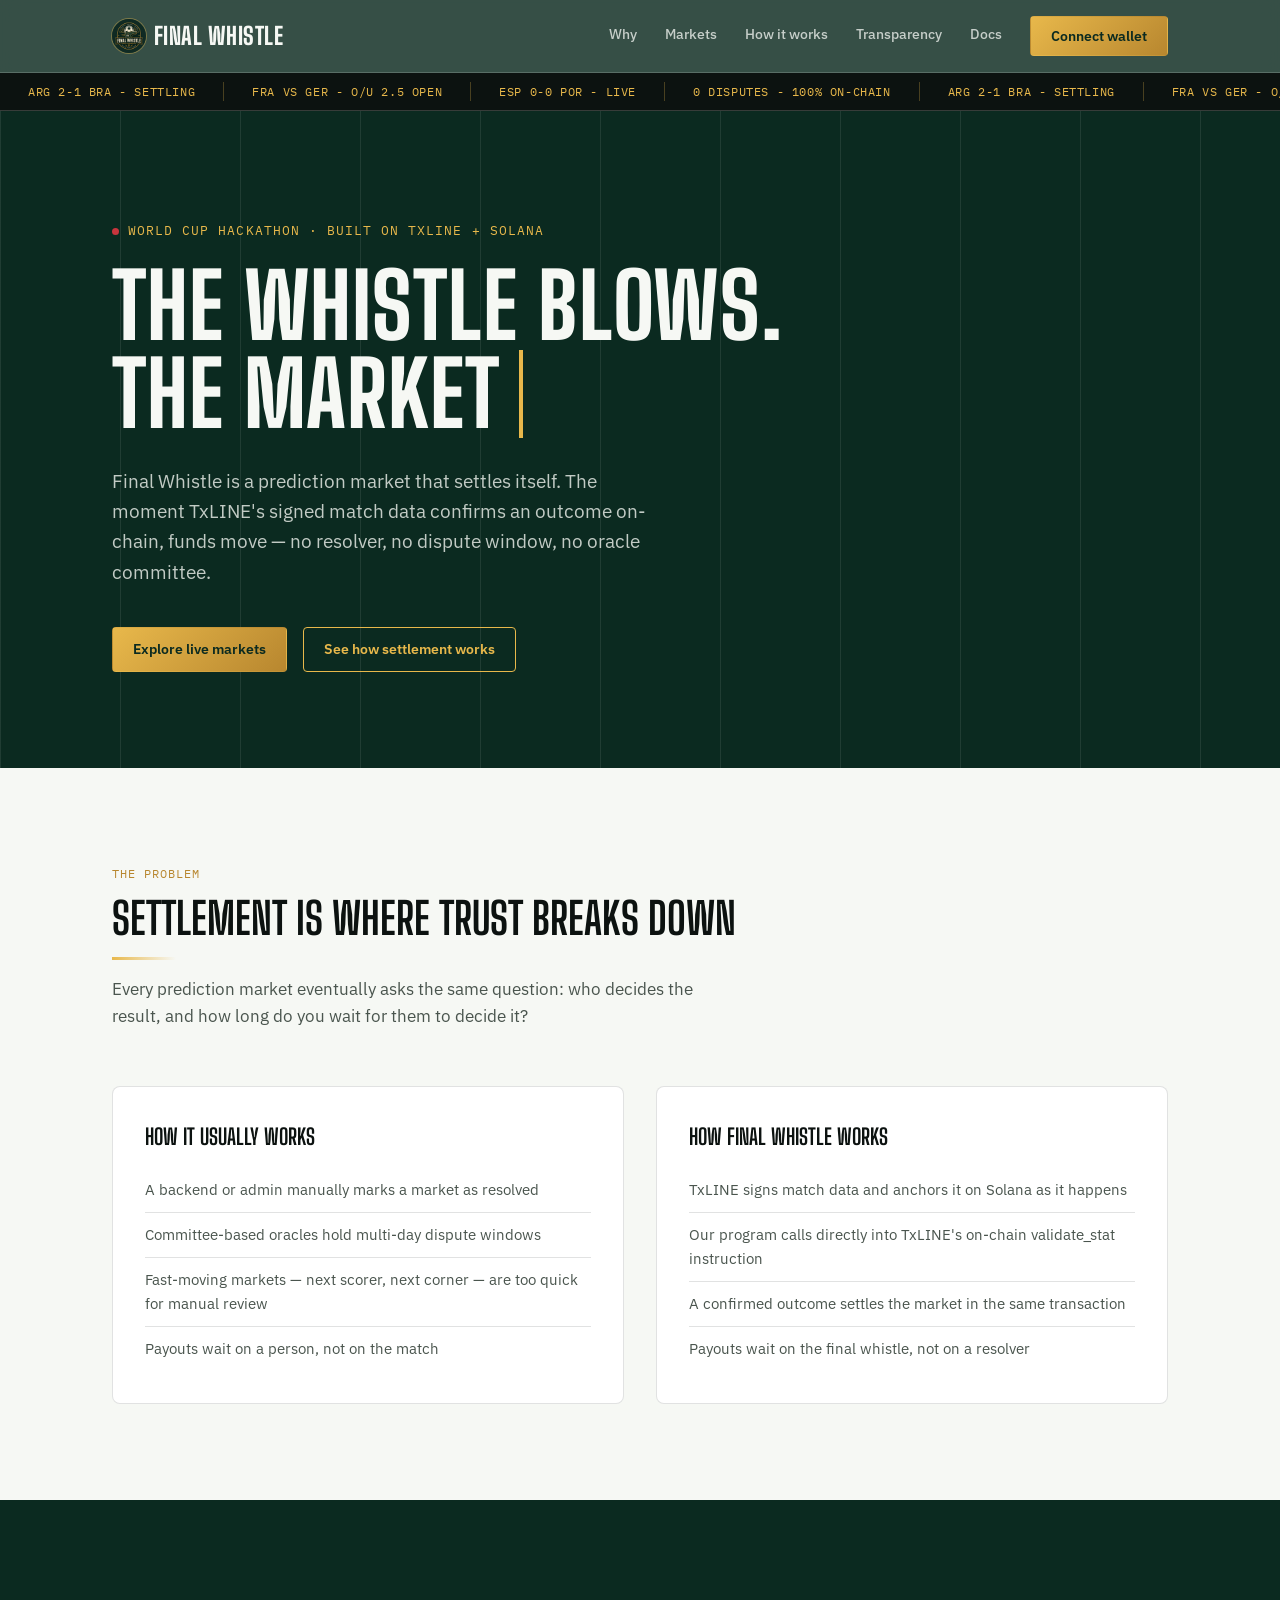
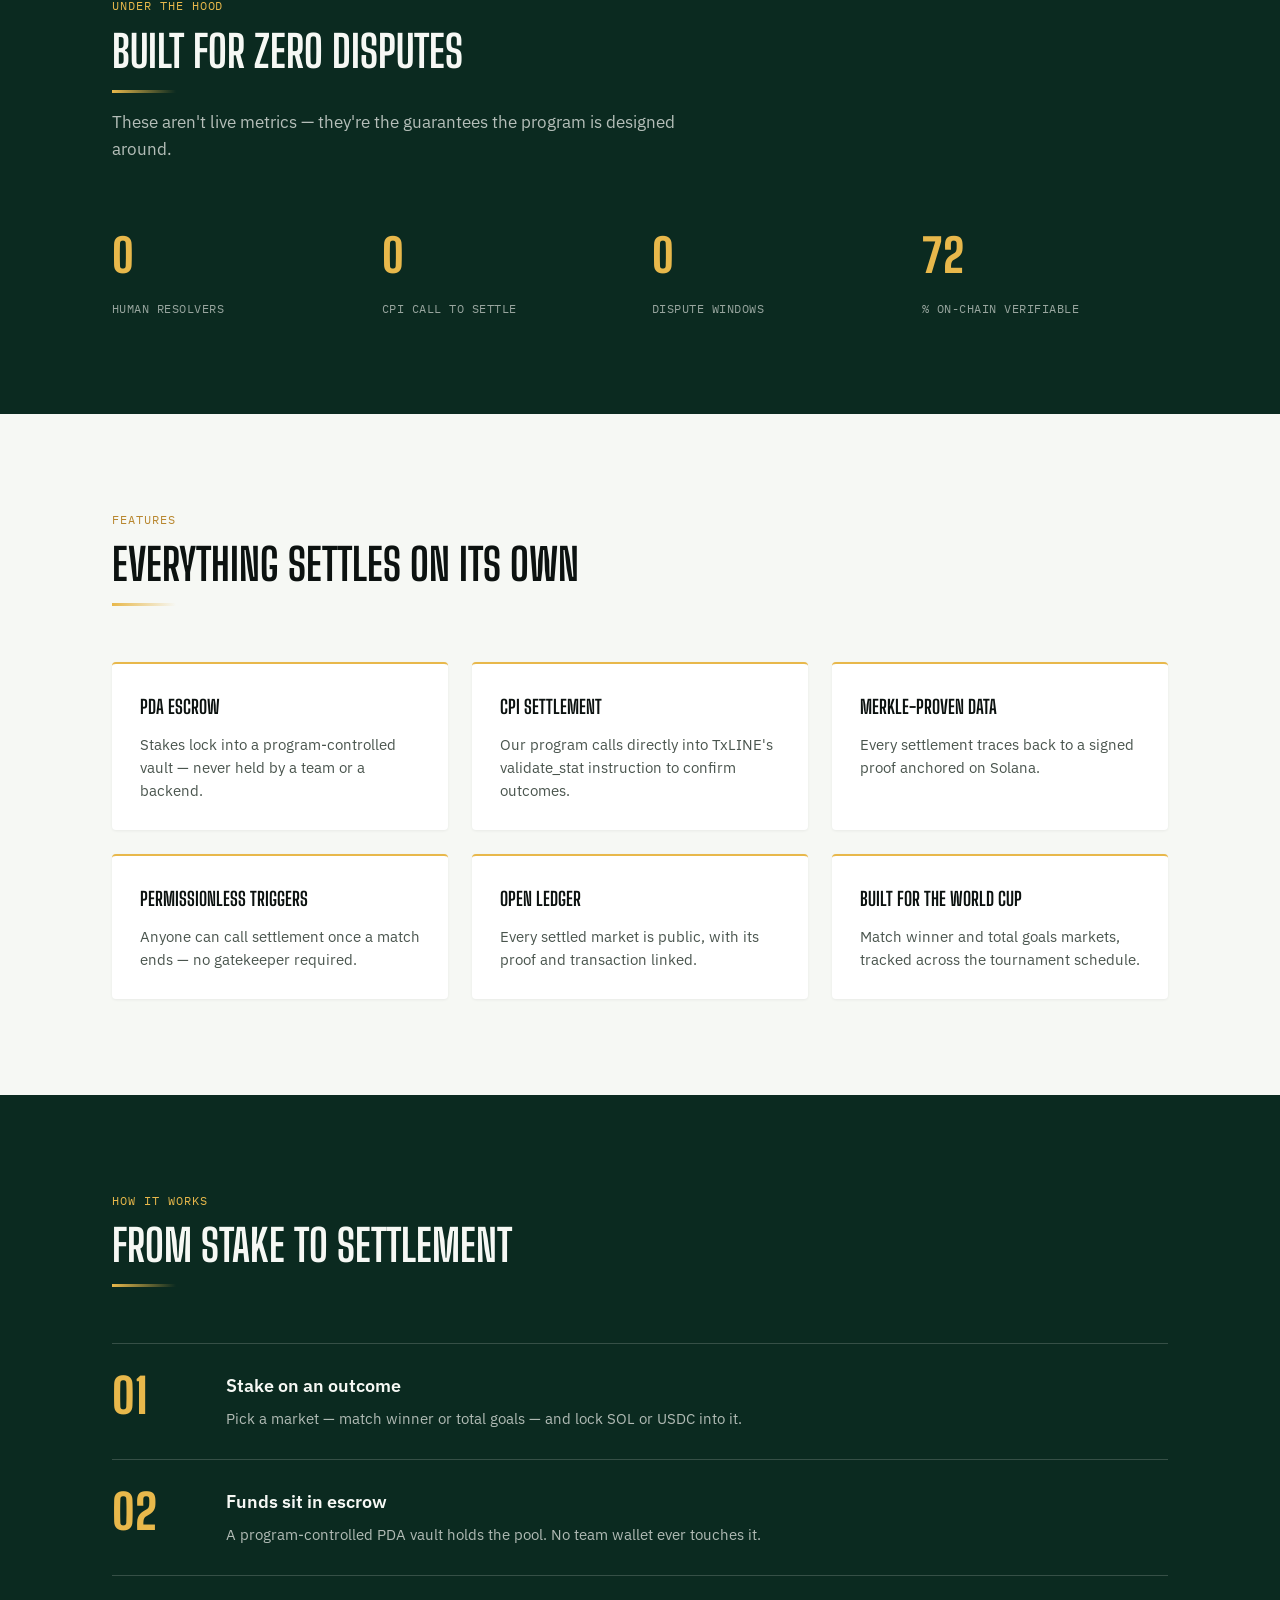
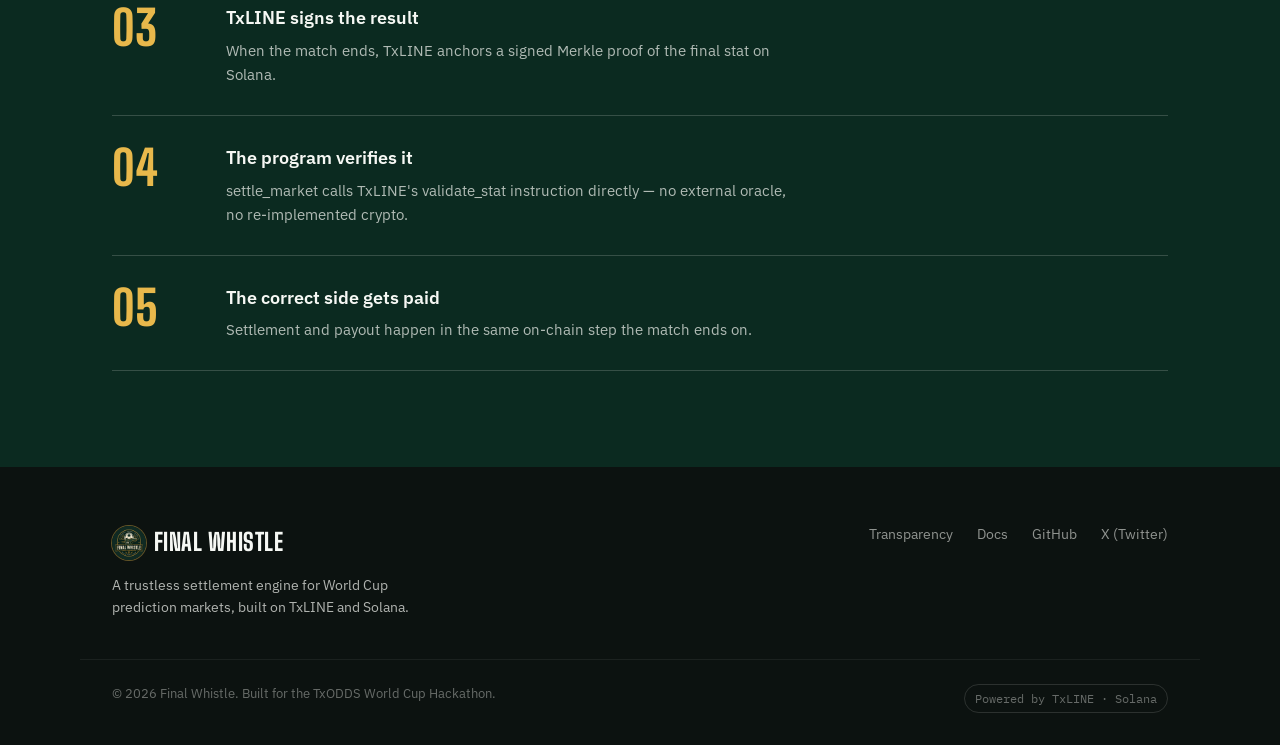
<file: website/index.html>
<!DOCTYPE html>
<html lang="en">
<head>
<meta charset="UTF-8">
<meta name="viewport" content="width=device-width, initial-scale=1.0">
<title>Final Whistle — Trustless World Cup settlement on Solana</title>
<meta name="description" content="A prediction market that settles itself the moment TxLINE confirms a match outcome on-chain — no resolver, no dispute window.">
<link rel="icon" type="image/png" sizes="32x32" href="favicon-32.png">
<link rel="icon" type="image/png" sizes="64x64" href="favicon-64.png">
<link rel="apple-touch-icon" href="apple-touch-icon.png">
<link rel="stylesheet" href="style.css">
</head>
<body>

<nav class="nav">
  <div class="container">
    <a href="index.html" class="wordmark"><img src="logo-nav.png" alt="Final Whistle" class="logo-img">Final Whistle</a>
    <div class="nav-links">
      <a href="#problem">Why</a>
      <a href="markets.html">Markets</a>
      <a href="#how">How it works</a>
      <a href="transparency.html">Transparency</a>
      <a href="docs.md">Docs</a>
      <button class="btn solid" id="connectWalletBtn">Connect wallet</button>
    </div>
  </div>
</nav>

<div class="ticker" aria-hidden="true">
  <div class="ticker-track">
    <span>ARG 2-1 BRA - SETTLING</span>
    <span>FRA VS GER - O/U 2.5 OPEN</span>
    <span>ESP 0-0 POR - LIVE</span>
    <span>0 DISPUTES - 100% ON-CHAIN</span>
    <span>ARG 2-1 BRA - SETTLING</span>
    <span>FRA VS GER - O/U 2.5 OPEN</span>
    <span>ESP 0-0 POR - LIVE</span>
    <span>0 DISPUTES - 100% ON-CHAIN</span>
    <span>ARG 2-1 BRA - SETTLING</span>
    <span>FRA VS GER - O/U 2.5 OPEN</span>
    <span>ESP 0-0 POR - LIVE</span>
    <span>0 DISPUTES - 100% ON-CHAIN</span>
    <span>ARG 2-1 BRA - SETTLING</span>
    <span>FRA VS GER - O/U 2.5 OPEN</span>
    <span>ESP 0-0 POR - LIVE</span>
    <span>0 DISPUTES - 100% ON-CHAIN</span>
    <span>ARG 2-1 BRA - SETTLING</span>
    <span>FRA VS GER - O/U 2.5 OPEN</span>
    <span>ESP 0-0 POR - LIVE</span>
    <span>0 DISPUTES - 100% ON-CHAIN</span>
    <span>ARG 2-1 BRA - SETTLING</span>
    <span>FRA VS GER - O/U 2.5 OPEN</span>
    <span>ESP 0-0 POR - LIVE</span>
    <span>0 DISPUTES - 100% ON-CHAIN</span>
  </div>
</div>

<section class="hero">
  <div class="sweep" aria-hidden="true"></div>
  <div class="container">
    <div class="eyebrow"><span class="live-dot" aria-hidden="true"></span>World Cup Hackathon · Built on TxLINE + Solana</div>
    <h1>The whistle blows.<br>The market <span class="type">settles.</span></h1>
    <p class="lead">Final Whistle is a prediction market that settles itself. The moment TxLINE's signed match data confirms an outcome on-chain, funds move — no resolver, no dispute window, no oracle committee.</p>
    <div class="cta-row">
      <a href="markets.html" class="btn solid">Explore live markets</a>
      <a href="#how" class="btn">See how settlement works</a>
    </div>
  </div>
</section>

<section id="problem">
  <div class="container">
    <div class="eyebrow-sm">The problem</div>
    <h2>Settlement is where trust breaks down</h2>
    <p class="lede">Every prediction market eventually asks the same question: who decides the result, and how long do you wait for them to decide it?</p>
    <div class="split">
      <div class="card">
        <h3>How it usually works</h3>
        <ul>
          <li>A backend or admin manually marks a market as resolved</li>
          <li>Committee-based oracles hold multi-day dispute windows</li>
          <li>Fast-moving markets — next scorer, next corner — are too quick for manual review</li>
          <li>Payouts wait on a person, not on the match</li>
        </ul>
      </div>
      <div class="card">
        <h3>How Final Whistle works</h3>
        <ul>
          <li>TxLINE signs match data and anchors it on Solana as it happens</li>
          <li>Our program calls directly into TxLINE's on-chain validate_stat instruction</li>
          <li>A confirmed outcome settles the market in the same transaction</li>
          <li>Payouts wait on the final whistle, not on a resolver</li>
        </ul>
      </div>
    </div>
  </div>
</section>

<section class="section-dark">
  <div class="container">
    <div class="eyebrow-sm">Under the hood</div>
    <h2>Built for zero disputes</h2>
    <p class="lede">These aren't live metrics — they're the guarantees the program is designed around.</p>
    <div class="stat-strip">
      <div class="stat"><div class="num">0</div><div class="label">Human resolvers</div></div>
      <div class="stat"><div class="num">1</div><div class="label">CPI call to settle</div></div>
      <div class="stat"><div class="num">0</div><div class="label">Dispute windows</div></div>
      <div class="stat"><div class="num">100</div><div class="label">% on-chain verifiable</div></div>
    </div>
  </div>
</section>

<section>
  <div class="container">
    <div class="eyebrow-sm">Features</div>
    <h2>Everything settles on its own</h2>
    <div class="feature-grid">
      <div class="feature"><h3>PDA escrow</h3><p>Stakes lock into a program-controlled vault — never held by a team or a backend.</p></div>
      <div class="feature"><h3>CPI settlement</h3><p>Our program calls directly into TxLINE's validate_stat instruction to confirm outcomes.</p></div>
      <div class="feature"><h3>Merkle-proven data</h3><p>Every settlement traces back to a signed proof anchored on Solana.</p></div>
      <div class="feature"><h3>Permissionless triggers</h3><p>Anyone can call settlement once a match ends — no gatekeeper required.</p></div>
      <div class="feature"><h3>Open ledger</h3><p>Every settled market is public, with its proof and transaction linked.</p></div>
      <div class="feature"><h3>Built for the World Cup</h3><p>Match winner and total goals markets, tracked across the tournament schedule.</p></div>
    </div>
  </div>
</section>

<section id="how" class="section-dark">
  <div class="container">
    <div class="eyebrow-sm">How it works</div>
    <h2>From stake to settlement</h2>
    <div class="steps">
      <div class="step"><div class="num">01</div><div><h4>Stake on an outcome</h4><p>Pick a market — match winner or total goals — and lock SOL or USDC into it.</p></div></div>
      <div class="step"><div class="num">02</div><div><h4>Funds sit in escrow</h4><p>A program-controlled PDA vault holds the pool. No team wallet ever touches it.</p></div></div>
      <div class="step"><div class="num">03</div><div><h4>TxLINE signs the result</h4><p>When the match ends, TxLINE anchors a signed Merkle proof of the final stat on Solana.</p></div></div>
      <div class="step"><div class="num">04</div><div><h4>The program verifies it</h4><p>settle_market calls TxLINE's validate_stat instruction directly — no external oracle, no re-implemented crypto.</p></div></div>
      <div class="step"><div class="num">05</div><div><h4>The correct side gets paid</h4><p>Settlement and payout happen in the same on-chain step the match ends on.</p></div></div>
    </div>
  </div>
</section>

<footer>
  <div class="container">
    <div>
      <div class="wordmark" style="color:#F6F8F4"><img src="logo-nav.png" alt="Final Whistle" class="logo-img">Final Whistle</div>
      <p style="margin-top:12px; font-size:14px; max-width:320px;">A trustless settlement engine for World Cup prediction markets, built on TxLINE and Solana.</p>
    </div>
    <div class="footer-links">
      <a href="transparency.html">Transparency</a>
      <a href="docs.md">Docs</a>
      <a href="https://github.com/Aryan6728/final-whistle" target="_blank" rel="noopener">GitHub</a>
      <!-- TODO: replace # with the project's X (Twitter) handle link -->
      <a href="#" target="_blank" rel="noopener">X (Twitter)</a>
    </div>
  </div>
  <div class="container footer-bottom">
    <span>© 2026 Final Whistle. Built for the TxODDS World Cup Hackathon.</span>
    <span class="badge">Powered by TxLINE · Solana</span>
  </div>
</footer>

<script src="script.js"></script>
</body>
</html>
</file>
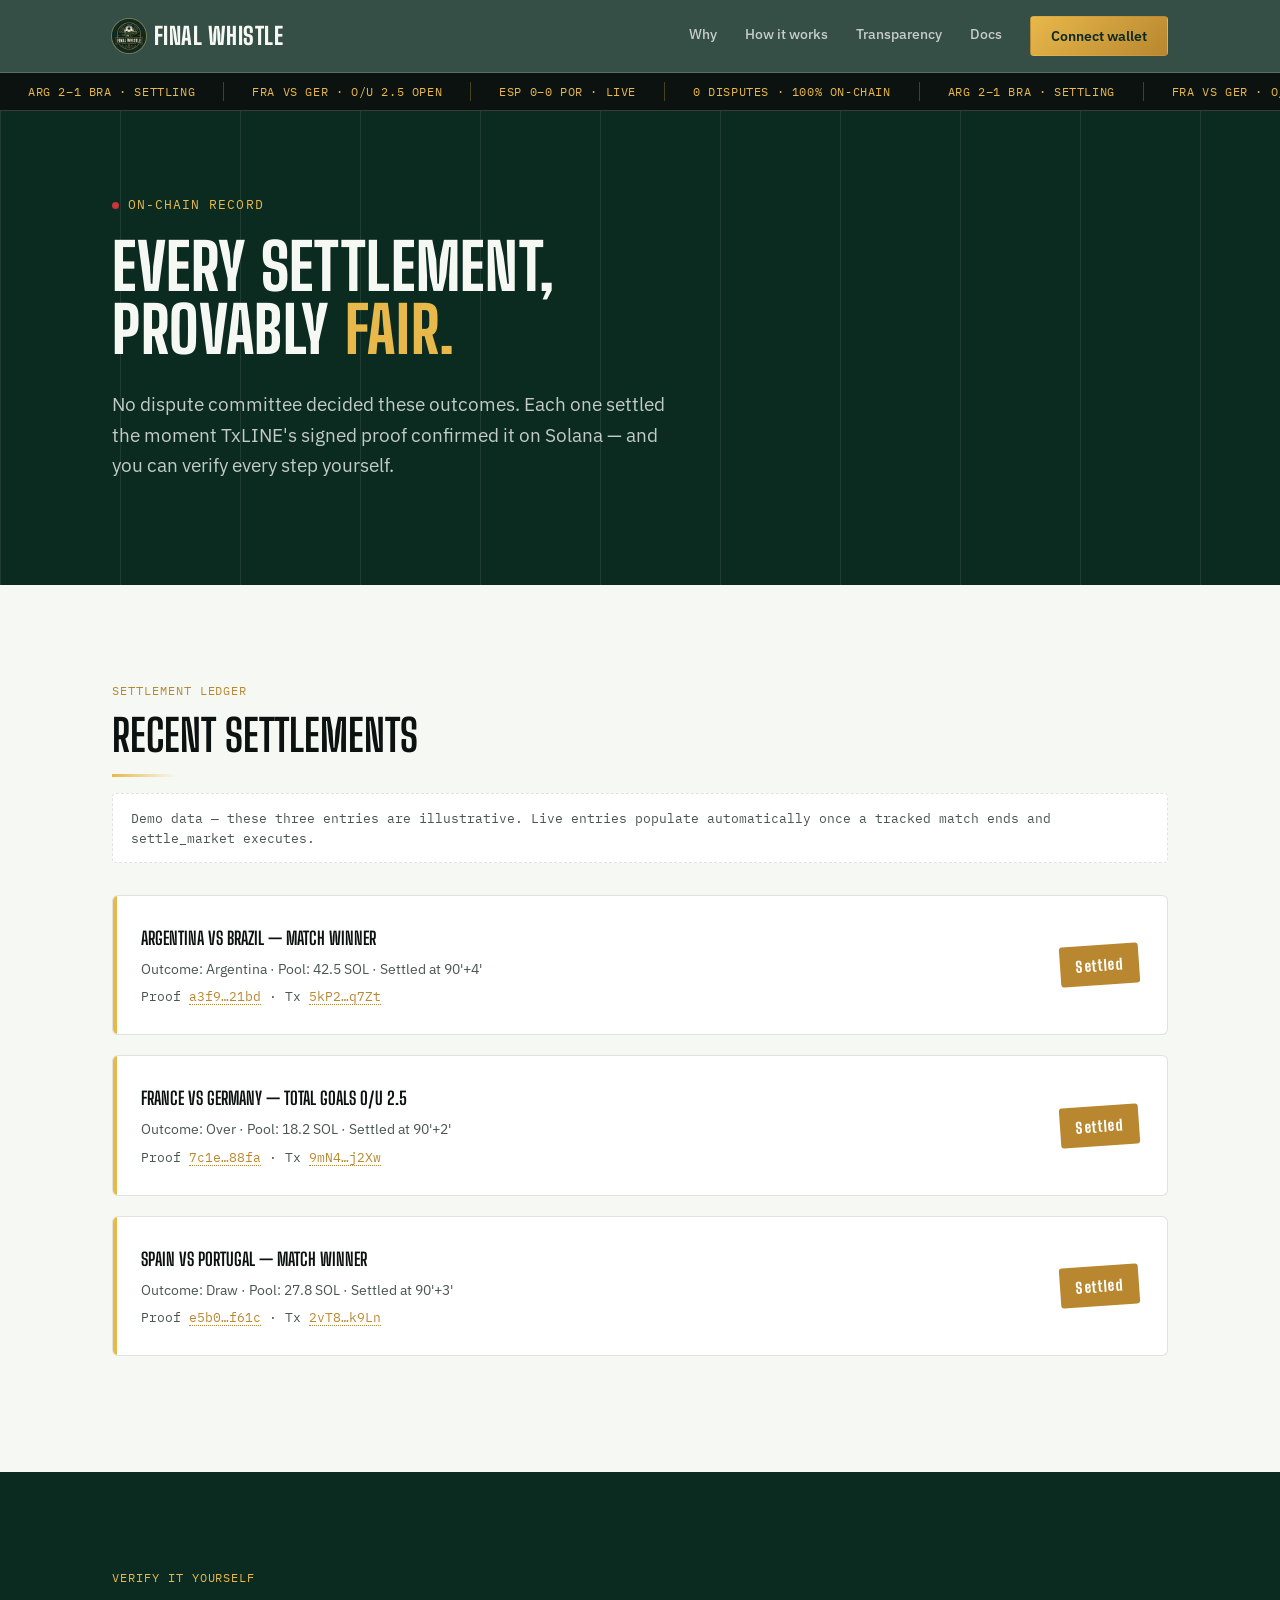
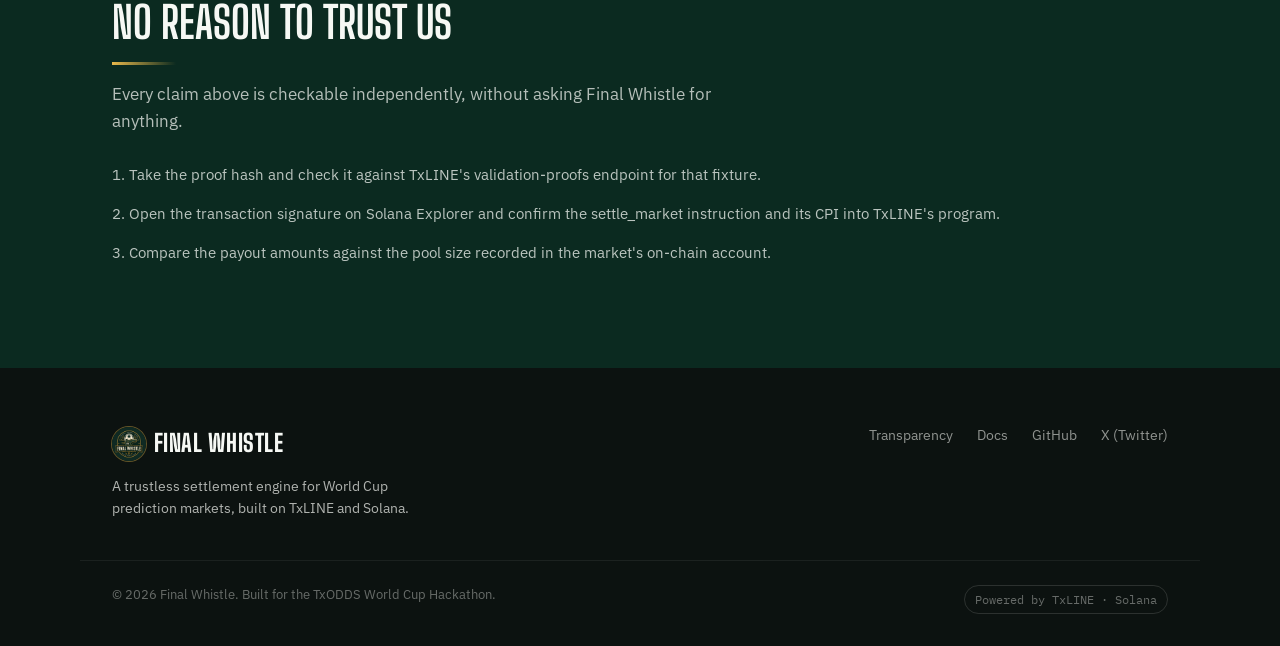
<file: website/transparency.html>
<!DOCTYPE html>
<html lang="en">
<head>
<meta charset="UTF-8">
<meta name="viewport" content="width=device-width, initial-scale=1.0">
<title>Transparency — Final Whistle</title>
<meta name="description" content="Every settlement Final Whistle makes, with its TxLINE proof and Solana transaction, verifiable independently.">
<link rel="icon" type="image/png" sizes="32x32" href="favicon-32.png">
<link rel="icon" type="image/png" sizes="64x64" href="favicon-64.png">
<link rel="apple-touch-icon" href="apple-touch-icon.png">
<link rel="stylesheet" href="style.css">
</head>
<body>

<nav class="nav">
  <div class="container">
    <a href="index.html" class="wordmark"><img src="logo-nav.png" alt="Final Whistle" class="logo-img">Final Whistle</a>
    <div class="nav-links">
      <a href="index.html#problem">Why</a>
      <a href="index.html#how">How it works</a>
      <a href="transparency.html">Transparency</a>
      <a href="docs.md">Docs</a>
      <button class="btn solid">Connect wallet</button>
    </div>
  </div>
</nav>

<div class="ticker" aria-hidden="true">
  <div class="ticker-track">
    <span>ARG 2–1 BRA · SETTLING</span>
    <span>FRA vs GER · O/U 2.5 OPEN</span>
    <span>ESP 0–0 POR · LIVE</span>
    <span>0 DISPUTES · 100% ON-CHAIN</span>
    <span>ARG 2–1 BRA · SETTLING</span>
    <span>FRA vs GER · O/U 2.5 OPEN</span>
    <span>ESP 0–0 POR · LIVE</span>
    <span>0 DISPUTES · 100% ON-CHAIN</span>
  </div>
</div>

<section class="hero" style="padding: 84px 0 64px;">
  <div class="sweep" aria-hidden="true"></div>
  <div class="container">
    <div class="eyebrow"><span class="live-dot" aria-hidden="true"></span>On-chain record</div>
    <h1 style="font-size: clamp(38px,5.5vw,64px);">Every settlement,<br>provably <span>fair.</span></h1>
    <p class="lead">No dispute committee decided these outcomes. Each one settled the moment TxLINE's signed proof confirmed it on Solana — and you can verify every step yourself.</p>
  </div>
</section>

<section>
  <div class="container">
    <div class="eyebrow-sm">Settlement ledger</div>
    <h2>Recent settlements</h2>
    <div class="demo-note">Demo data — these three entries are illustrative. Live entries populate automatically once a tracked match ends and settle_market executes.</div>

    <div class="receipt">
      <div class="receipt-meta">
        <div class="receipt-match">Argentina vs Brazil — Match winner</div>
        <div class="receipt-detail">Outcome: Argentina · Pool: 42.5 SOL · Settled at 90'+4'</div>
        <div class="receipt-hash">Proof <a href="#">a3f9…21bd</a> · Tx <a href="#">5kP2…q7Zt</a></div>
      </div>
      <div class="stamp">Settled</div>
    </div>

    <div class="receipt">
      <div class="receipt-meta">
        <div class="receipt-match">France vs Germany — Total goals O/U 2.5</div>
        <div class="receipt-detail">Outcome: Over · Pool: 18.2 SOL · Settled at 90'+2'</div>
        <div class="receipt-hash">Proof <a href="#">7c1e…88fa</a> · Tx <a href="#">9mN4…j2Xw</a></div>
      </div>
      <div class="stamp">Settled</div>
    </div>

    <div class="receipt">
      <div class="receipt-meta">
        <div class="receipt-match">Spain vs Portugal — Match winner</div>
        <div class="receipt-detail">Outcome: Draw · Pool: 27.8 SOL · Settled at 90'+3'</div>
        <div class="receipt-hash">Proof <a href="#">e5b0…f61c</a> · Tx <a href="#">2vT8…k9Ln</a></div>
      </div>
      <div class="stamp">Settled</div>
    </div>
  </div>
</section>

<section class="section-dark">
  <div class="container">
    <div class="eyebrow-sm">Verify it yourself</div>
    <h2>No reason to trust us</h2>
    <p class="lede">Every claim above is checkable independently, without asking Final Whistle for anything.</p>
    <ol class="verify-steps" style="color: rgba(246,248,244,0.75);">
      <li>1. Take the proof hash and check it against TxLINE's validation-proofs endpoint for that fixture.</li>
      <li>2. Open the transaction signature on Solana Explorer and confirm the settle_market instruction and its CPI into TxLINE's program.</li>
      <li>3. Compare the payout amounts against the pool size recorded in the market's on-chain account.</li>
    </ol>
  </div>
</section>

<footer>
  <div class="container">
    <div>
      <div class="wordmark" style="color:#F6F8F4"><img src="logo-nav.png" alt="Final Whistle" class="logo-img">Final Whistle</div>
      <p style="margin-top:12px; font-size:14px; max-width:320px;">A trustless settlement engine for World Cup prediction markets, built on TxLINE and Solana.</p>
    </div>
    <div class="footer-links">
      <a href="transparency.html">Transparency</a>
      <a href="docs.md">Docs</a>
      <a href="https://github.com/Aryan6728" target="_blank" rel="noopener">GitHub</a>
      <!-- TODO: replace # with the project's X (Twitter) handle link -->
      <a href="#" target="_blank" rel="noopener">X (Twitter)</a>
    </div>
  </div>
  <div class="container footer-bottom">
    <span>© 2026 Final Whistle. Built for the TxODDS World Cup Hackathon.</span>
    <span class="badge">Powered by TxLINE · Solana</span>
  </div>
</footer>

<script src="script.js"></script>
</body>
</html>
</file>
<file: website/style.css>
/* Final Whistle — shared styles */
@import url('https://fonts.googleapis.com/css2?family=Big+Shoulders+Display:wght@600;700;800&family=IBM+Plex+Sans:wght@400;500;600&family=IBM+Plex+Mono:wght@400;500&display=swap');

:root {
  --pitch: #0B2A20;
  --pitch-2: #123A2C;
  --chalk: #F6F8F4;
  --ink: #0C1210;
  --ink-soft: #4A554E;
  --gold: #E8B84B;
  --gold-deep: #B8872F;
  --signal: #C8353D;
  --line-on-dark: rgba(246,248,244,0.18);
  --line-on-light: rgba(12,18,16,0.12);
  --radius: 4px;
  --font-display: 'Big Shoulders Display', sans-serif;
  --font-body: 'IBM Plex Sans', sans-serif;
  --font-mono: 'IBM Plex Mono', monospace;
}

* { box-sizing: border-box; margin: 0; padding: 0; }
html { scroll-behavior: smooth; }
body {
  font-family: var(--font-body);
  background: var(--chalk);
  color: var(--ink);
  line-height: 1.6;
  -webkit-font-smoothing: antialiased;
}
a { color: inherit; text-decoration: none; }
img, svg { display: block; max-width: 100%; }
.container { max-width: 1120px; margin: 0 auto; padding: 0 32px; }
:focus-visible { outline: 2px solid var(--gold); outline-offset: 2px; }
::selection { background: var(--gold); color: var(--pitch); }
::-webkit-scrollbar { width: 10px; }
::-webkit-scrollbar-track { background: var(--chalk); }
::-webkit-scrollbar-thumb { background: var(--gold-deep); border-radius: 6px; }

/* NAV — glass effect */
.nav {
  position: sticky; top: 0; z-index: 50;
  background: rgba(11,42,32,0.82);
  backdrop-filter: blur(10px); -webkit-backdrop-filter: blur(10px);
  border-bottom: 1px solid var(--line-on-dark);
}
.nav .container { display: flex; align-items: center; justify-content: space-between; height: 72px; flex-wrap: wrap; gap: 12px; }
.wordmark { font-family: var(--font-display); font-weight: 800; font-size: 24px; color: var(--chalk); letter-spacing: 0.02em; text-transform: uppercase; display: flex; align-items: center; gap: 8px; }
.wordmark .dot { width: 8px; height: 8px; border-radius: 50%; background: var(--gold); }
.wordmark .logo-img { height: 34px; width: 34px; border-radius: 50%; object-fit: cover; box-shadow: 0 0 0 1px rgba(232,184,75,0.4); }
.nav-links { display: flex; gap: 28px; align-items: center; flex-wrap: wrap; }
.nav-links a { position: relative; color: var(--chalk); opacity: 0.75; font-size: 14px; font-weight: 500; transition: opacity 0.2s; padding-bottom: 4px; }
.nav-links a::after {
  content: ''; position: absolute; left: 0; right: 0; bottom: 0; height: 1px;
  background: var(--gold); transform: scaleX(0); transform-origin: left;
  transition: transform 0.25s ease;
}
.nav-links a:hover { opacity: 1; }
.nav-links a:hover::after { transform: scaleX(1); }

.btn {
  position: relative; overflow: hidden;
  font-family: var(--font-body); font-weight: 600; font-size: 14px;
  padding: 10px 20px; border-radius: var(--radius); border: 1px solid var(--gold);
  color: var(--gold); background: transparent; cursor: pointer;
  transition: color 0.2s ease, background 0.2s ease, transform 0.2s ease;
  display: inline-flex; align-items: center; gap: 8px;
}
.btn::before {
  content: ''; position: absolute; top: 0; left: -75%; width: 50%; height: 100%;
  background: linear-gradient(120deg, transparent, rgba(255,255,255,0.4), transparent);
  transform: skewX(-20deg); transition: left 0.5s ease;
}
.btn:hover::before { left: 125%; }
.btn:hover { background: var(--gold); color: var(--pitch); transform: translateY(-1px); }
.btn.solid { background: linear-gradient(135deg, var(--gold), var(--gold-deep)); color: var(--pitch); border-color: transparent; }
.btn.solid:hover { filter: brightness(1.08); color: var(--pitch); }
.btn.wallet-connected { background: transparent; border-color: var(--gold); color: var(--gold); font-family: var(--font-mono); font-size: 13px; }
.btn.wallet-connected:hover { background: var(--signal); border-color: var(--signal); color: #fff; }

/* TICKER — continuous scoreboard strip, always animating */
.ticker { background: var(--ink); border-bottom: 1px solid var(--line-on-dark); overflow: hidden; white-space: nowrap; }
.ticker-track {
  display: inline-flex; width: max-content; gap: 0;
  animation: ticker-scroll 26s linear infinite;
  padding: 9px 0;
}
.ticker-track span {
  font-family: var(--font-mono); font-size: 12px; letter-spacing: 0.05em;
  color: var(--gold); text-transform: uppercase; white-space: nowrap;
  padding: 0 28px; border-right: 1px solid rgba(232,184,75,0.28);
}
@keyframes ticker-scroll { from { transform: translateX(0); } to { transform: translateX(-50%); } }

/* HERO */
.hero { background: var(--pitch); color: var(--chalk); position: relative; overflow: hidden; padding: 110px 0 96px; }
.hero::before {
  content: ''; position: absolute; inset: 0;
  background-image: repeating-linear-gradient(90deg, var(--line-on-dark) 0px, var(--line-on-dark) 1px, transparent 1px, transparent 120px);
  background-size: 120px 100%; opacity: 0.5; pointer-events: none;
  animation: grid-drift 14s linear infinite;
}
@keyframes grid-drift { from { background-position-x: 0; } to { background-position-x: 120px; } }
.sweep { position: absolute; top: 0; left: -40%; width: 40%; height: 100%; background: linear-gradient(90deg, transparent, rgba(232,184,75,0.10), transparent); animation: sweep 3.5s ease-in-out 1; }
@keyframes sweep { to { left: 140%; } }
.eyebrow { font-family: var(--font-mono); font-size: 13px; letter-spacing: 0.08em; color: var(--gold); text-transform: uppercase; margin-bottom: 20px; display: flex; align-items: center; opacity: 0; animation: rise 0.7s ease-out 0.1s forwards; }
.live-dot { width: 7px; height: 7px; border-radius: 50%; background: var(--signal); margin-right: 9px; animation: pulse 1.6s ease-in-out infinite; flex-shrink: 0; }
@keyframes pulse { 0%,100% { opacity: 1; transform: scale(1); } 50% { opacity: 0.4; transform: scale(1.5); } }
.hero h1 { font-family: var(--font-display); font-weight: 800; text-transform: uppercase; font-size: clamp(44px, 7vw, 92px); line-height: 0.98; letter-spacing: 0.01em; max-width: 880px; margin-bottom: 28px; opacity: 0; animation: rise 0.8s ease-out 0.25s forwards; }
.hero h1 span { color: var(--gold); }
.hero h1 .type {
  display: inline-block;
  overflow: hidden;
  white-space: nowrap;
  vertical-align: bottom;
  border-right: 4px solid var(--gold);
  width: 0;
  animation:
    typewriter-loop 4.5s steps(9, end) infinite,
    caret-blink 0.7s step-end infinite;
}
@keyframes typewriter-loop {
  0%      { width: 0; }
  8%      { width: 0; }     /* brief pause before typing starts */
  46%     { width: 9ch; }   /* finishes typing */
  66%     { width: 9ch; }   /* holds, fully written */
  96%     { width: 0; }     /* erases backward, character by character */
  100%    { width: 0; }     /* brief pause before retyping */
}
@keyframes caret-blink {
  0%, 100% { border-color: var(--gold); }
  50%      { border-color: transparent; }
}
.hero p.lead { font-size: 19px; color: rgba(246,248,244,0.78); max-width: 560px; margin-bottom: 40px; opacity: 0; animation: rise 0.8s ease-out 0.4s forwards; }
.hero .cta-row { display: flex; gap: 16px; flex-wrap: wrap; opacity: 0; animation: rise 0.8s ease-out 0.55s forwards; }
@keyframes rise { from { opacity: 0; transform: translateY(16px); } to { opacity: 1; transform: translateY(0); } }

/* SECTIONS */
section { padding: 96px 0; }
.section-dark { background: var(--pitch); color: var(--chalk); }
.eyebrow-sm { font-family: var(--font-mono); font-size: 12px; letter-spacing: 0.08em; text-transform: uppercase; color: var(--gold-deep); margin-bottom: 12px; }
.section-dark .eyebrow-sm { color: var(--gold); }
h2 { font-family: var(--font-display); font-weight: 700; text-transform: uppercase; font-size: clamp(28px, 4vw, 44px); line-height: 1.05; margin-bottom: 16px; }
h2::after { content: ''; display: block; width: 64px; height: 3px; margin-top: 16px; background: linear-gradient(90deg, var(--gold), transparent); }
.lede { font-size: 17px; color: var(--ink-soft); max-width: 620px; }
.section-dark .lede { color: rgba(246,248,244,0.72); }

/* PROBLEM / SOLUTION */
.split { display: grid; grid-template-columns: 1fr 1fr; gap: 32px; margin-top: 56px; }
.card { background: #fff; border: 1px solid var(--line-on-light); border-radius: 8px; padding: 32px; transition: transform 0.3s ease, box-shadow 0.3s ease, border-color 0.3s ease; }
.card:hover { transform: translateY(-5px); box-shadow: 0 16px 32px rgba(12,18,16,0.10); border-color: var(--gold); }
.card h3 { font-family: var(--font-display); font-size: 22px; font-weight: 700; text-transform: uppercase; margin-bottom: 14px; }
.card ul { list-style: none; }
.card li { padding: 10px 0; border-top: 1px solid var(--line-on-light); font-size: 15px; color: var(--ink-soft); }
.card li:first-child { border-top: none; }

/* FEATURES */
.feature-grid { display: grid; grid-template-columns: repeat(3, 1fr); gap: 24px; margin-top: 56px; }
.feature {
  padding: 28px; border-top: 2px solid var(--gold); background: #fff; border-radius: 4px;
  box-shadow: 0 1px 3px rgba(12,18,16,0.06);
  transition: transform 0.3s ease, box-shadow 0.3s ease;
  opacity: 1; transform: none;
}
.feature:hover { transform: translateY(-4px); box-shadow: 0 14px 28px rgba(12,18,16,0.10); }
.feature h3 { font-family: var(--font-display); font-size: 19px; font-weight: 700; text-transform: uppercase; margin-bottom: 10px; }
.feature p { font-size: 14.5px; color: var(--ink-soft); }

/* HOW IT WORKS */
.steps { margin-top: 56px; }
.step {
  display: grid; grid-template-columns: 90px 1fr; gap: 24px; padding: 28px 0;
  border-top: 1px solid var(--line-on-dark); transition: background 0.3s ease;
  opacity: 1; transform: none;
}
.step:hover { background: rgba(232,184,75,0.05); }
.step:last-child { border-bottom: 1px solid var(--line-on-dark); }
.step .num { font-family: var(--font-display); font-size: 48px; font-weight: 800; color: var(--gold); line-height: 1; }
.step h4 { font-family: var(--font-body); font-size: 18px; font-weight: 600; margin-bottom: 6px; color: var(--chalk); }
.step p { color: rgba(246,248,244,0.7); font-size: 15px; max-width: 560px; }

/* STATS */
.stat-strip { display: grid; grid-template-columns: repeat(4, 1fr); gap: 24px; margin-top: 56px; }
.stat .num { font-family: var(--font-display); font-size: 46px; font-weight: 800; color: var(--gold); font-variant-numeric: tabular-nums; }
.stat .label { font-family: var(--font-mono); font-size: 12px; letter-spacing: 0.04em; color: rgba(246,248,244,0.6); margin-top: 6px; text-transform: uppercase; }

/* FOOTER */
footer { background: var(--ink); color: rgba(246,248,244,0.7); padding: 56px 0 32px; }
footer .container { display: flex; justify-content: space-between; align-items: flex-start; flex-wrap: wrap; gap: 32px; }
.footer-links { display: flex; gap: 24px; flex-wrap: wrap; }
.footer-links a { font-size: 14px; opacity: 0.8; transition: opacity 0.2s, color 0.2s; }
.footer-links a:hover { opacity: 1; color: var(--gold); }
.footer-bottom { margin-top: 40px; padding-top: 24px; border-top: 1px solid rgba(246,248,244,0.12); font-size: 13px; opacity: 0.55; display: flex; justify-content: space-between; flex-wrap: wrap; gap: 12px; }
.badge { font-family: var(--font-mono); font-size: 12px; padding: 4px 10px; border: 1px solid rgba(246,248,244,0.25); border-radius: 100px; display: inline-flex; gap: 6px; align-items: center; }

/* TRANSPARENCY PAGE */
.receipt {
  background: #fff; border: 1px solid var(--line-on-light); border-radius: 6px; padding: 28px;
  margin-bottom: 20px; position: relative; overflow: hidden;
  display: grid; grid-template-columns: 1fr auto; gap: 20px; align-items: center;
  transition: transform 0.3s ease, box-shadow 0.3s ease;
  opacity: 1; transform: none;
}
.receipt:hover { transform: translateY(-3px); box-shadow: 0 14px 28px rgba(12,18,16,0.08); }
.receipt::before { content: ''; position: absolute; left: 0; top: 0; bottom: 0; width: 4px; background: var(--gold); }
.receipt-meta { display: flex; flex-direction: column; gap: 6px; }
.receipt-match { font-family: var(--font-display); font-weight: 700; font-size: 18px; text-transform: uppercase; }
.receipt-detail { font-size: 13.5px; color: var(--ink-soft); }
.receipt-hash { font-family: var(--font-mono); font-size: 12.5px; color: var(--ink-soft); }
.receipt-hash a { color: var(--gold-deep); border-bottom: 1px dotted var(--gold-deep); }
.stamp {
  font-family: var(--font-display); font-weight: 800; font-size: 15px; letter-spacing: 0.08em;
  color: #fff; background: var(--gold-deep); padding: 8px 16px; border-radius: 3px;
  transform: rotate(-4deg); animation: stamp-glow 2.4s ease-in-out infinite;
}
@keyframes stamp-glow { 0%,100% { box-shadow: 0 0 0 rgba(184,135,47,0); } 50% { box-shadow: 0 0 16px rgba(184,135,47,0.55); } }
.demo-note { font-family: var(--font-mono); font-size: 12.5px; color: var(--ink-soft); background: #fff; border: 1px dashed var(--line-on-light); padding: 14px 18px; border-radius: 4px; margin-bottom: 32px; }

/* MARKETS PAGE */
.markets-grid { display: grid; grid-template-columns: repeat(auto-fit, minmax(340px, 1fr)); gap: 20px; }
.market-card { background: #fff; border: 1px solid var(--line-on-light); border-radius: 10px; padding: 24px; transition: transform 0.3s ease, box-shadow 0.3s ease; }
.market-card:hover { transform: translateY(-3px); box-shadow: 0 14px 28px rgba(12,18,16,0.08); }
.market-type { font-family: var(--font-mono); font-size: 11px; text-transform: uppercase; letter-spacing: 0.06em; color: var(--gold-deep); margin-bottom: 6px; }
.market-card h3 { font-family: var(--font-display); font-size: 21px; font-weight: 700; text-transform: uppercase; margin-bottom: 14px; }
.pool-bar { display: flex; height: 6px; border-radius: 4px; overflow: hidden; margin-bottom: 14px; background: var(--line-on-light); }
.market-sides { display: flex; gap: 8px; flex-wrap: wrap; }
.side-btn { flex: 1; min-width: 110px; padding: 10px 14px; border: 1px solid var(--line-on-light); border-radius: 100px; background: var(--chalk); cursor: pointer; transition: border-color 0.2s, background 0.2s, transform 0.15s; font-family: var(--font-body); display: flex; align-items: center; justify-content: space-between; gap: 8px; }
.side-btn:hover { border-color: var(--gold); background: #fff; transform: translateY(-1px); }
.side-btn .side-name { font-weight: 600; font-size: 13.5px; white-space: nowrap; }
.side-btn .side-pct { font-family: var(--font-mono); font-size: 13px; color: var(--gold-deep); font-weight: 700; }
.market-footer { display: flex; justify-content: space-between; align-items: center; gap: 12px; margin-top: 16px; padding-top: 14px; border-top: 1px solid var(--line-on-light); font-size: 12.5px; color: var(--ink-soft); font-family: var(--font-mono); }
.badge-devnet { background: var(--pitch); color: var(--gold); padding: 4px 12px; border-radius: 100px; font-weight: 700; font-size: 11px; letter-spacing: 0.04em; white-space: nowrap; }

.position-row { background: rgba(246,248,244,0.06); border: 1px solid var(--line-on-dark); border-radius: 8px; padding: 16px 20px; margin-bottom: 12px; display: flex; justify-content: space-between; align-items: center; flex-wrap: wrap; gap: 8px; }
.position-row .pos-market { font-weight: 600; font-size: 15px; }
.position-row .pos-side { font-family: var(--font-mono); font-size: 13px; color: var(--gold); margin-left: 8px; }
.position-row .pos-amount { font-family: var(--font-mono); font-size: 14px; }
.position-row .pos-status { font-family: var(--font-mono); font-size: 12px; text-transform: uppercase; letter-spacing: 0.04em; color: rgba(246,248,244,0.6); }
.no-positions { color: rgba(246,248,244,0.6); font-size: 14px; }
.stake-note { font-family: var(--font-mono); font-size: 12.5px; color: var(--gold-deep); margin-top: 10px; min-height: 18px; }
.stake-input-row { display: flex; align-items: center; gap: 10px; margin-bottom: 14px; }
.stake-input-row label { font-family: var(--font-mono); font-size: 12px; text-transform: uppercase; letter-spacing: 0.04em; color: var(--ink-soft); }
.stake-amount { width: 100px; padding: 8px 10px; border: 1px solid var(--line-on-light); border-radius: 4px; font-family: var(--font-mono); font-size: 14px; background: var(--chalk); }
.stake-amount:focus { outline: none; border-color: var(--gold); }
.verify-steps { margin-top: 20px; list-style: none; }
.verify-steps li { font-size: 14.5px; padding: 8px 0; }

/* Progressive-enhancement scroll reveal — pure CSS where supported */
@supports (animation-timeline: view()) {
  .feature, .step, .receipt {
    animation-name: reveal; animation-duration: 0.7s; animation-timing-function: ease-out;
    animation-fill-mode: both; animation-timeline: view(); animation-range: entry 0% cover 30%;
  }
}
@keyframes reveal { from { opacity: 0; transform: translateY(20px); } to { opacity: 1; transform: translateY(0); } }

/* Fallback for browsers without scroll-timeline: JS opts elements into this */
@supports not (animation-timeline: view()) {
  .js-reveal .feature, .js-reveal .step, .js-reveal .receipt {
    opacity: 0; transform: translateY(20px);
    transition: opacity 0.6s ease, transform 0.6s ease;
  }
  .js-reveal .feature.visible, .js-reveal .step.visible, .js-reveal .receipt.visible {
    opacity: 1; transform: translateY(0);
  }
}

@media (prefers-reduced-motion: reduce) {
  .eyebrow, .hero h1, .hero p.lead, .hero .cta-row { animation: none; opacity: 1; }
  .sweep, .live-dot, .ticker-track, .stamp { animation: none; }
  .hero::before { animation: none; }
  .feature, .step, .receipt { animation: none !important; opacity: 1 !important; transform: none !important; }
  .hero h1 .type { animation: none; width: auto; border-right: none; overflow: visible; white-space: normal; }
}

@media (max-width: 860px) {
  .split, .feature-grid, .stat-strip { grid-template-columns: 1fr; }
  .step { grid-template-columns: 56px 1fr; }
  .step .num { font-size: 32px; }
  .receipt { grid-template-columns: 1fr; }
}
</file>
